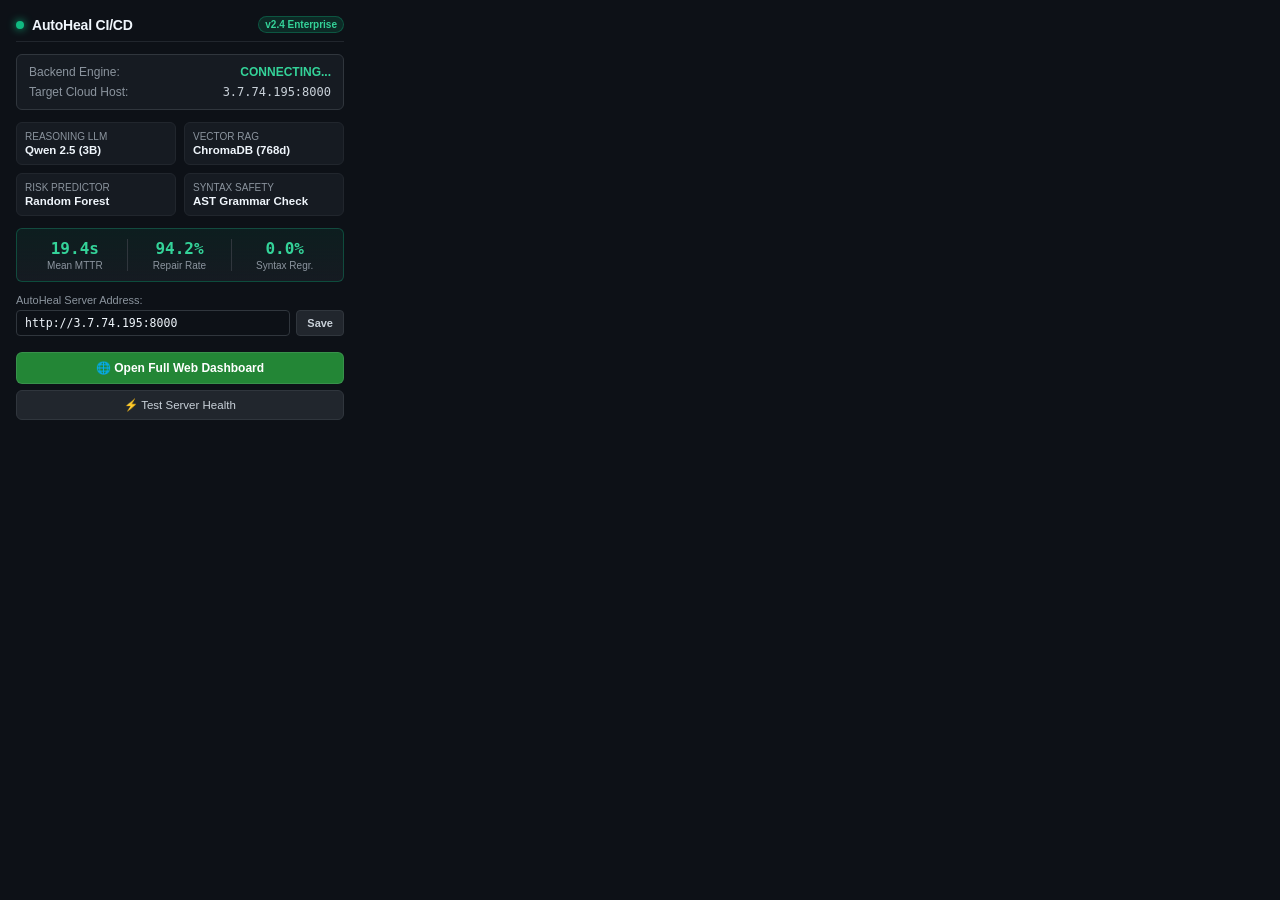
<file: chrome_extension/popup.html>
<!DOCTYPE html>
<html lang="en">
<head>
    <meta charset="UTF-8">
    <meta name="viewport" content="width=device-width, initial-scale=1.0">
    <title>AutoHeal CI/CD Copilot</title>
    <link rel="stylesheet" href="popup.css">
</head>
<body>
    <div class="popup-container">
        <!-- Header -->
        <div class="popup-header">
            <div class="brand">
                <span class="status-dot online"></span>
                <span class="brand-title">AutoHeal CI/CD</span>
            </div>
            <span class="version-tag">v2.4 Enterprise</span>
        </div>

        <!-- Connection Card -->
        <div class="status-card">
            <div class="status-row">
                <span class="status-label">Backend Engine:</span>
                <span class="status-value highlight" id="server-status">CONNECTING...</span>
            </div>
            <div class="status-row">
                <span class="status-label">Target Cloud Host:</span>
                <span class="status-value mono" id="server-ip">3.7.74.195:8000</span>
            </div>
        </div>

        <!-- Architectural Pipeline Stack -->
        <div class="specs-grid">
            <div class="spec-item">
                <div class="spec-label">Reasoning LLM</div>
                <div class="spec-val">Qwen 2.5 (3B)</div>
            </div>
            <div class="spec-item">
                <div class="spec-label">Vector RAG</div>
                <div class="spec-val">ChromaDB (768d)</div>
            </div>
            <div class="spec-item">
                <div class="spec-label">Risk Predictor</div>
                <div class="spec-val">Random Forest</div>
            </div>
            <div class="spec-item">
                <div class="spec-label">Syntax Safety</div>
                <div class="spec-val">AST Grammar Check</div>
            </div>
        </div>

        <!-- Empirical Metrics -->
        <div class="metrics-card">
            <div class="metric-col">
                <div class="metric-num">19.4s</div>
                <div class="metric-sub">Mean MTTR</div>
            </div>
            <div class="metric-col">
                <div class="metric-num">94.2%</div>
                <div class="metric-sub">Repair Rate</div>
            </div>
            <div class="metric-col">
                <div class="metric-num">0.0%</div>
                <div class="metric-sub">Syntax Regr.</div>
            </div>
        </div>

        <!-- Config Section -->
        <div class="config-box">
            <label for="backend-input">AutoHeal Server Address:</label>
            <div class="input-group">
                <input type="text" id="backend-input" value="http://3.7.74.195:8000">
                <button id="save-config-btn">Save</button>
            </div>
        </div>

        <!-- Action Links -->
        <div class="action-footer">
            <button class="btn-primary" id="open-dashboard-btn">
                <span>🌐 Open Full Web Dashboard</span>
            </button>
            <button class="btn-secondary" id="test-connection-btn">
                <span>⚡ Test Server Health</span>
            </button>
        </div>
    </div>
    <script src="popup.js"></script>
</body>
</html>
</file>
<file: chrome_extension/popup.css>
* {
    box-sizing: border-box;
    margin: 0;
    padding: 0;
}

body {
    width: 360px;
    background-color: #0d1117;
    color: #e6edf3;
    font-family: -apple-system, BlinkMacSystemFont, "Segoe UI", Roboto, sans-serif;
    padding: 16px;
    font-size: 13px;
    user-select: none;
}

.popup-container {
    display: flex;
    flex-direction: column;
    gap: 12px;
}

/* Header */
.popup-header {
    display: flex;
    justify-content: space-between;
    align-items: center;
    padding-bottom: 8px;
    border-bottom: 1px solid #21262d;
}

.brand {
    display: flex;
    align-items: center;
    gap: 8px;
}

.brand-title {
    font-weight: 700;
    font-size: 14px;
    color: #f0f6fc;
    letter-spacing: -0.2px;
}

.status-dot {
    width: 8px;
    height: 8px;
    border-radius: 50%;
    background-color: #8b949e;
    box-shadow: 0 0 6px #8b949e;
}

.status-dot.online {
    background-color: #10b981;
    box-shadow: 0 0 8px #10b981;
    animation: dotPulse 2s infinite ease-in-out;
}

@keyframes dotPulse {
    0%, 100% { transform: scale(1); opacity: 1; }
    50% { transform: scale(1.3); opacity: 0.6; }
}

.version-tag {
    font-size: 10px;
    background: rgba(16, 185, 129, 0.15);
    color: #34d399;
    border: 1px solid rgba(16, 185, 129, 0.3);
    padding: 2px 6px;
    border-radius: 10px;
    font-weight: 600;
}

/* Status Card */
.status-card {
    background: #161b22;
    border: 1px solid #30363d;
    border-radius: 6px;
    padding: 10px 12px;
    display: flex;
    flex-direction: column;
    gap: 6px;
}

.status-row {
    display: flex;
    justify-content: space-between;
    align-items: center;
    font-size: 12px;
}

.status-label {
    color: #8b949e;
}

.status-value.highlight {
    color: #34d399;
    font-weight: 600;
}

.status-value.mono {
    font-family: ui-monospace, SFMono-Regular, "SF Mono", monospace;
    color: #c9d1d9;
}

/* Specs Grid */
.specs-grid {
    display: grid;
    grid-template-columns: repeat(2, 1fr);
    gap: 8px;
}

.spec-item {
    background: #161b22;
    border: 1px solid #21262d;
    padding: 8px;
    border-radius: 6px;
}

.spec-label {
    font-size: 10px;
    color: #8b949e;
    text-transform: uppercase;
    margin-bottom: 2px;
}

.spec-val {
    font-size: 11.5px;
    font-weight: 600;
    color: #f0f6fc;
}

/* Metrics */
.metrics-card {
    display: grid;
    grid-template-columns: repeat(3, 1fr);
    background: linear-gradient(180deg, rgba(16, 185, 129, 0.08) 0%, rgba(22, 27, 34, 1) 100%);
    border: 1px solid rgba(16, 185, 129, 0.3);
    border-radius: 6px;
    padding: 10px 6px;
    text-align: center;
}

.metric-col {
    display: flex;
    flex-direction: column;
    gap: 2px;
}

.metric-col:not(:last-child) {
    border-right: 1px solid #30363d;
}

.metric-num {
    font-size: 16px;
    font-weight: 800;
    color: #34d399;
    font-family: ui-monospace, SFMono-Regular, monospace;
}

.metric-sub {
    font-size: 10px;
    color: #8b949e;
}

/* Config Section */
.config-box {
    display: flex;
    flex-direction: column;
    gap: 4px;
    font-size: 11px;
}

.config-box label {
    color: #8b949e;
}

.input-group {
    display: flex;
    gap: 6px;
}

.input-group input {
    flex: 1;
    background: #0d1117;
    border: 1px solid #30363d;
    color: #f0f6fc;
    border-radius: 4px;
    padding: 5px 8px;
    font-size: 11.5px;
    font-family: monospace;
}

.input-group input:focus {
    outline: none;
    border-color: #10b981;
}

.input-group button {
    background: #21262d;
    border: 1px solid #30363d;
    color: #c9d1d9;
    padding: 5px 10px;
    border-radius: 4px;
    cursor: pointer;
    font-size: 11px;
    font-weight: 600;
}

.input-group button:hover {
    background: #30363d;
    color: #fff;
}

/* Actions */
.action-footer {
    display: flex;
    flex-direction: column;
    gap: 6px;
    margin-top: 4px;
}

.btn-primary {
    background: #238636;
    color: #fff;
    border: 1px solid rgba(240, 246, 252, 0.1);
    border-radius: 6px;
    padding: 8px 12px;
    font-size: 12px;
    font-weight: 600;
    cursor: pointer;
    transition: all 0.15s;
}

.btn-primary:hover {
    background: #2ea043;
}

.btn-secondary {
    background: #21262d;
    color: #c9d1d9;
    border: 1px solid #30363d;
    border-radius: 6px;
    padding: 7px 12px;
    font-size: 11.5px;
    font-weight: 500;
    cursor: pointer;
    transition: all 0.15s;
}

.btn-secondary:hover {
    background: #30363d;
    color: #fff;
}
</file>
